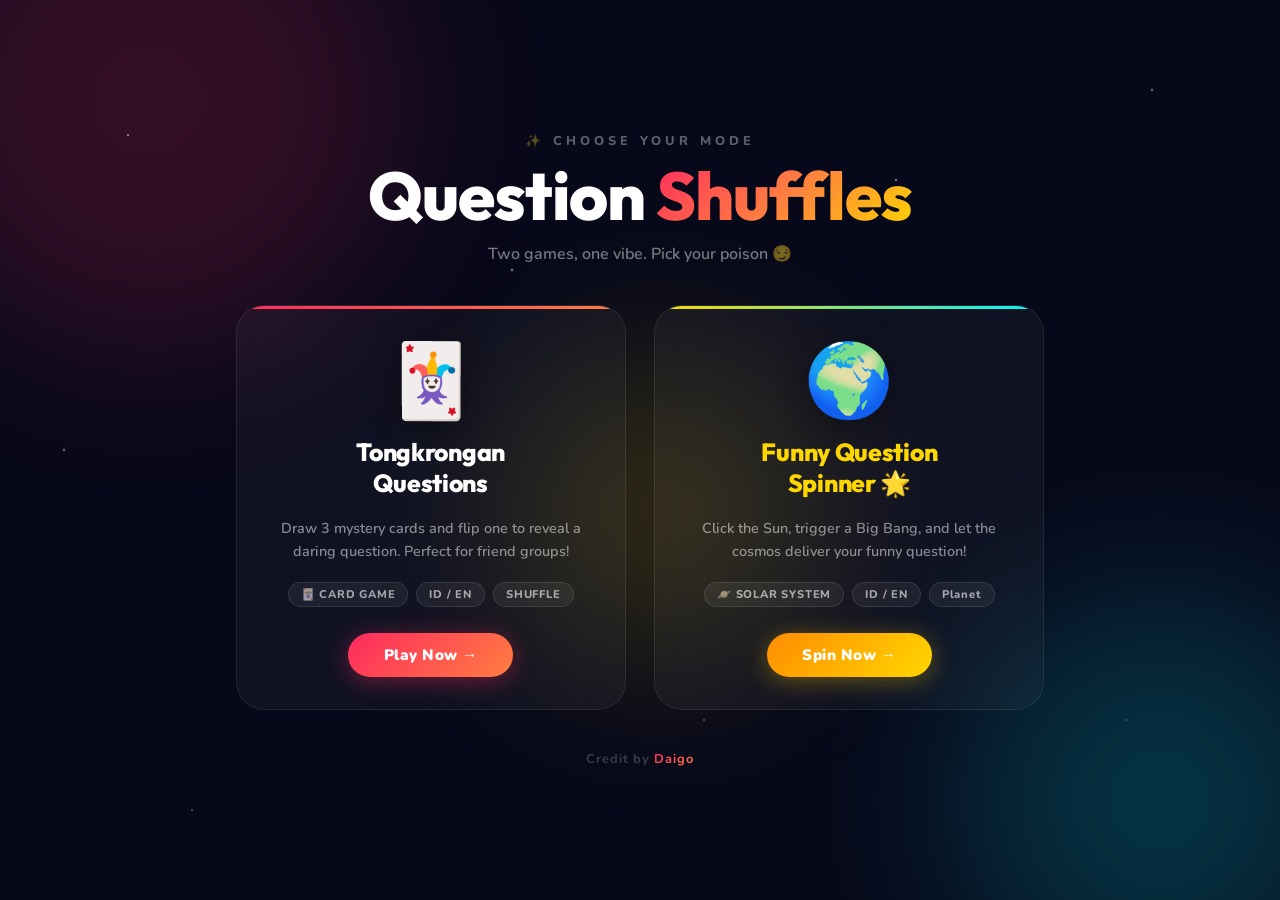
<file: templates/home.html>
<!DOCTYPE html>
<html lang="en">

<head>
    <meta charset="UTF-8">
    <meta name="viewport" content="width=device-width, initial-scale=1.0">
    <title>🎮 Question Game – Tongkrongan & Funny Question Spinner</title>
    <meta name="description"
        content="Choose your game mode: Tongkrongan Card Game or the Funny Question Solar System Spinner!">
    <link rel="preconnect" href="https://fonts.googleapis.com">
    <link rel="preconnect" href="https://fonts.gstatic.com" crossorigin>
    <link
        href="https://fonts.googleapis.com/css2?family=Nunito:wght@400;700;800;900&family=Outfit:wght@400;600;800&display=swap"
        rel="stylesheet">
    <style>
        :root {
            --bg: #07091a;
            --accent-1: #ff2a5f;
            --accent-2: #ff7e40;
            --accent-3: #FFD700;
            --accent-4: #00f5ff;
            --card-glass: rgba(255, 255, 255, 0.04);
        }

        *,
        *::before,
        *::after {
            box-sizing: border-box;
            margin: 0;
            padding: 0;
        }

        html,
        body {
            width: 100%;
            min-height: 100vh;
            font-family: 'Nunito', sans-serif;
            background: var(--bg);
            color: #fff;
            overflow-x: hidden;
        }

        /* ─── Animated star background ─── */
        body::before {
            content: '';
            position: fixed;
            inset: 0;
            z-index: 0;
            background-image:
                radial-gradient(1.5px 1.5px at 10% 15%, rgba(255, 255, 255, 0.9) 0%, transparent 100%),
                radial-gradient(1px 1px at 25% 60%, rgba(255, 255, 255, 0.7) 0%, transparent 100%),
                radial-gradient(2px 2px at 40% 30%, rgba(255, 255, 255, 0.6) 0%, transparent 100%),
                radial-gradient(1px 1px at 55% 80%, rgba(255, 255, 255, 0.8) 0%, transparent 100%),
                radial-gradient(1.5px 1.5px at 70% 20%, rgba(255, 255, 255, 0.9) 0%, transparent 100%),
                radial-gradient(1px 1px at 80% 55%, rgba(255, 255, 255, 0.7) 0%, transparent 100%),
                radial-gradient(2px 2px at 90% 10%, rgba(255, 255, 255, 0.5) 0%, transparent 100%),
                radial-gradient(1px 1px at 15% 90%, rgba(255, 255, 255, 0.8) 0%, transparent 100%),
                radial-gradient(1.5px 1.5px at 60% 45%, rgba(255, 255, 255, 0.6) 0%, transparent 100%),
                radial-gradient(1px 1px at 35% 70%, rgba(255, 255, 255, 0.9) 0%, transparent 100%),
                radial-gradient(1px 1px at 88% 80%, rgba(255, 255, 255, 0.7) 0%, transparent 100%),
                radial-gradient(2px 2px at 5% 50%, rgba(255, 255, 255, 0.5) 0%, transparent 100%);
            animation: twinkle 6s ease-in-out infinite alternate;
        }

        @keyframes twinkle {
            0% {
                opacity: 0.6;
            }

            100% {
                opacity: 1;
            }
        }

        /* Ambient glow blobs */
        .glow-blob {
            position: fixed;
            border-radius: 50%;
            filter: blur(90px);
            opacity: 0.18;
            pointer-events: none;
            z-index: 0;
            animation: blob-drift 12s ease-in-out infinite alternate;
        }

        .glow-blob-1 {
            width: 500px;
            height: 500px;
            background: var(--accent-1);
            top: -150px;
            left: -100px;
        }

        .glow-blob-2 {
            width: 400px;
            height: 400px;
            background: var(--accent-4);
            bottom: -100px;
            right: -80px;
            animation-delay: -6s;
        }

        .glow-blob-3 {
            width: 300px;
            height: 300px;
            background: var(--accent-3);
            top: 40%;
            left: 40%;
            animation-delay: -3s;
        }

        @keyframes blob-drift {
            0% {
                transform: translate(0, 0) scale(1);
            }

            100% {
                transform: translate(40px, 30px) scale(1.1);
            }
        }

        /* ─── Layout ─── */
        .hub-wrapper {
            position: relative;
            z-index: 10;
            min-height: 100vh;
            display: flex;
            flex-direction: column;
            align-items: center;
            justify-content: center;
            padding: 2rem 1.5rem;
            gap: 2.5rem;
        }

        /* ─── Header ─── */
        .hub-header {
            text-align: center;
        }

        .hub-eyebrow {
            font-size: 0.8rem;
            font-weight: 800;
            letter-spacing: 4px;
            text-transform: uppercase;
            color: rgba(255, 255, 255, 0.35);
            margin-bottom: 0.6rem;
        }

        .hub-title {
            font-family: 'Outfit', sans-serif;
            font-size: clamp(2.4rem, 8vw, 4.2rem);
            font-weight: 800;
            line-height: 1.05;
            letter-spacing: -1px;
        }

        .hub-title .grad-text {
            background: linear-gradient(135deg, var(--accent-1), var(--accent-2), var(--accent-3));
            -webkit-background-clip: text;
            -webkit-text-fill-color: transparent;
            background-clip: text;
        }

        .hub-subtitle {
            margin-top: 0.8rem;
            font-size: 1rem;
            color: rgba(255, 255, 255, 0.45);
            font-weight: 600;
        }

        /* ─── Cards container ─── */
        .mode-cards {
            display: flex;
            gap: 1.8rem;
            flex-wrap: wrap;
            justify-content: center;
            width: 100%;
            max-width: 840px;
        }

        /* ─── Individual mode card ─── */
        .mode-card {
            position: relative;
            flex: 1 1 340px;
            max-width: 390px;
            background: var(--card-glass);
            border: 1px solid rgba(255, 255, 255, 0.08);
            border-radius: 28px;
            padding: 2.4rem 2rem 2rem;
            display: flex;
            flex-direction: column;
            align-items: center;
            gap: 1.2rem;
            text-decoration: none;
            color: inherit;
            backdrop-filter: blur(14px);
            overflow: hidden;
            transition: transform 0.3s cubic-bezier(.34, 1.56, .64, 1),
                border-color 0.3s ease,
                box-shadow 0.3s ease;
            cursor: pointer;
        }

        .mode-card:hover {
            transform: translateY(-10px) scale(1.02);
        }

        /* Card-specific accent colours */
        .mode-card.card-tongkrongan {
            --card-accent: var(--accent-1);
            --card-accent-2: var(--accent-2);
        }

        .mode-card.card-spinner {
            --card-accent: var(--accent-3);
            --card-accent-2: var(--accent-4);
        }

        .mode-card:hover {
            border-color: var(--card-accent);
            box-shadow: 0 0 40px rgba(var(--card-accent-rgb, 255, 42, 95), 0.2),
                0 20px 60px rgba(0, 0, 0, 0.5);
        }

        .card-tongkrongan:hover {
            box-shadow: 0 0 40px rgba(255, 42, 95, 0.25), 0 20px 60px rgba(0, 0, 0, 0.5);
        }

        .card-spinner:hover {
            box-shadow: 0 0 40px rgba(255, 215, 0, 0.25), 0 20px 60px rgba(0, 0, 0, 0.5);
        }

        /* Shine sweep on hover */
        .mode-card::before {
            content: '';
            position: absolute;
            top: 0;
            left: -100%;
            width: 60%;
            height: 100%;
            background: linear-gradient(105deg, transparent, rgba(255, 255, 255, 0.06), transparent);
            transition: left 0.5s ease;
            pointer-events: none;
        }

        .mode-card:hover::before {
            left: 150%;
        }

        /* Top gradient bar */
        .mode-card::after {
            content: '';
            position: absolute;
            top: 0;
            left: 0;
            right: 0;
            height: 3px;
            border-radius: 28px 28px 0 0;
        }

        .card-tongkrongan::after {
            background: linear-gradient(90deg, var(--accent-1), var(--accent-2));
        }

        .card-spinner::after {
            background: linear-gradient(90deg, var(--accent-3), var(--accent-4));
        }

        /* Emoji icon */
        .card-icon {
            font-size: 4.5rem;
            line-height: 1;
            animation: icon-float 3s ease-in-out infinite;
            filter: drop-shadow(0 4px 16px rgba(0, 0, 0, 0.4));
        }

        .card-spinner .card-icon {
            animation-delay: -1.5s;
        }

        @keyframes icon-float {

            0%,
            100% {
                transform: translateY(0);
            }

            50% {
                transform: translateY(-8px);
            }
        }

        .card-title {
            font-family: 'Outfit', sans-serif;
            font-size: 1.55rem;
            font-weight: 800;
            letter-spacing: -0.3px;
            text-align: center;
        }

        .card-tongkrongan .card-title {
            color: #fff;
        }

        .card-spinner .card-title {
            color: var(--accent-3);
        }

        .card-desc {
            font-size: 0.9rem;
            color: rgba(255, 255, 255, 0.5);
            text-align: center;
            line-height: 1.6;
            font-weight: 600;
        }

        /* Tag badges */
        .card-tags {
            display: flex;
            gap: 0.5rem;
            flex-wrap: wrap;
            justify-content: center;
        }

        .tag {
            font-size: 0.7rem;
            font-weight: 800;
            letter-spacing: 0.8px;
            padding: 0.25rem 0.75rem;
            border-radius: 50px;
            background: rgba(255, 255, 255, 0.06);
            border: 1px solid rgba(255, 255, 255, 0.1);
            color: rgba(255, 255, 255, 0.6);
        }

        /* CTA button inside card */
        .card-cta {
            margin-top: 0.4rem;
            padding: 0.75rem 2.2rem;
            border-radius: 50px;
            font-family: 'Nunito', sans-serif;
            font-size: 0.95rem;
            font-weight: 900;
            letter-spacing: 0.5px;
            border: none;
            cursor: pointer;
            color: white;
            transition: transform 0.2s, box-shadow 0.2s;
        }

        .card-cta:hover {
            transform: scale(1.05);
        }

        .card-tongkrongan .card-cta {
            background: linear-gradient(135deg, var(--accent-1), var(--accent-2));
            box-shadow: 0 4px 24px rgba(255, 42, 95, 0.4);
        }

        .card-tongkrongan .card-cta:hover {
            box-shadow: 0 8px 32px rgba(255, 42, 95, 0.6);
        }

        .card-spinner .card-cta {
            background: linear-gradient(135deg, #FF8C00, var(--accent-3));
            box-shadow: 0 4px 24px rgba(255, 200, 0, 0.35);
        }

        .card-spinner .card-cta:hover {
            box-shadow: 0 8px 32px rgba(255, 200, 0, 0.6);
        }

        /* ─── Footer ─── */
        .hub-footer {
            font-size: 0.8rem;
            color: rgba(255, 255, 255, 0.2);
            letter-spacing: 1px;
            font-weight: 700;
        }

        .hub-footer span {
            background: linear-gradient(135deg, var(--accent-1), var(--accent-2));
            -webkit-background-clip: text;
            -webkit-text-fill-color: transparent;
            background-clip: text;
        }

        /* ─── Responsive ─── */
        @media (max-width: 480px) {
            .mode-cards {
                gap: 1.2rem;
            }

            .mode-card {
                padding: 2rem 1.5rem 1.6rem;
                border-radius: 22px;
            }

            .card-icon {
                font-size: 3.5rem;
            }
        }
    </style>
</head>

<body>
    <!-- Ambient glows -->
    <div class="glow-blob glow-blob-1"></div>
    <div class="glow-blob glow-blob-2"></div>
    <div class="glow-blob glow-blob-3"></div>

    <div class="hub-wrapper">

        <!-- Header -->
        <header class="hub-header">
            <p class="hub-eyebrow">✨ Choose your mode</p>
            <h1 class="hub-title">
                Question <span class="grad-text">Shuffles</span>
            </h1>
            <p class="hub-subtitle">Two games, one vibe. Pick your poison 😏</p>
        </header>

        <!-- Mode selection cards -->
        <div class="mode-cards">

            <!-- Card Game -->
            <a href="/game" class="mode-card card-tongkrongan" id="btn-tongkrongan">
                <div class="card-icon">🃏</div>
                <h2 class="card-title">Tongkrongan<br>Questions</h2>
                <p class="card-desc">Draw 3 mystery cards and flip one to reveal a daring question. Perfect for friend
                    groups!</p>
                <div class="card-tags">
                    <span class="tag">🃏 CARD GAME</span>
                    <span class="tag">ID / EN</span>
                    <span class="tag">SHUFFLE</span>
                </div>
                <button class="card-cta">Play Now →</button>
            </a>

            <!-- Solar Spinner -->
            <a href="/spinner" class="mode-card card-spinner" id="btn-spinner">
                <div class="card-icon">🌍</div>
                <h2 class="card-title">Funny Question<br>Spinner 🌟</h2>
                <p class="card-desc">Click the Sun, trigger a Big Bang, and let the cosmos deliver your funny question!
                </p>
                <div class="card-tags">
                    <span class="tag">🪐 SOLAR SYSTEM</span>
                    <span class="tag">ID / EN</span>
                    <span class="tag">Planet</span>
                </div>
                <button class="card-cta">Spin Now →</button>
            </a>

        </div>

        <!-- Footer -->
        <footer class="hub-footer">
            Credit by <span>Daigo</span>
        </footer>

    </div>
</body>

</html>
</file>
